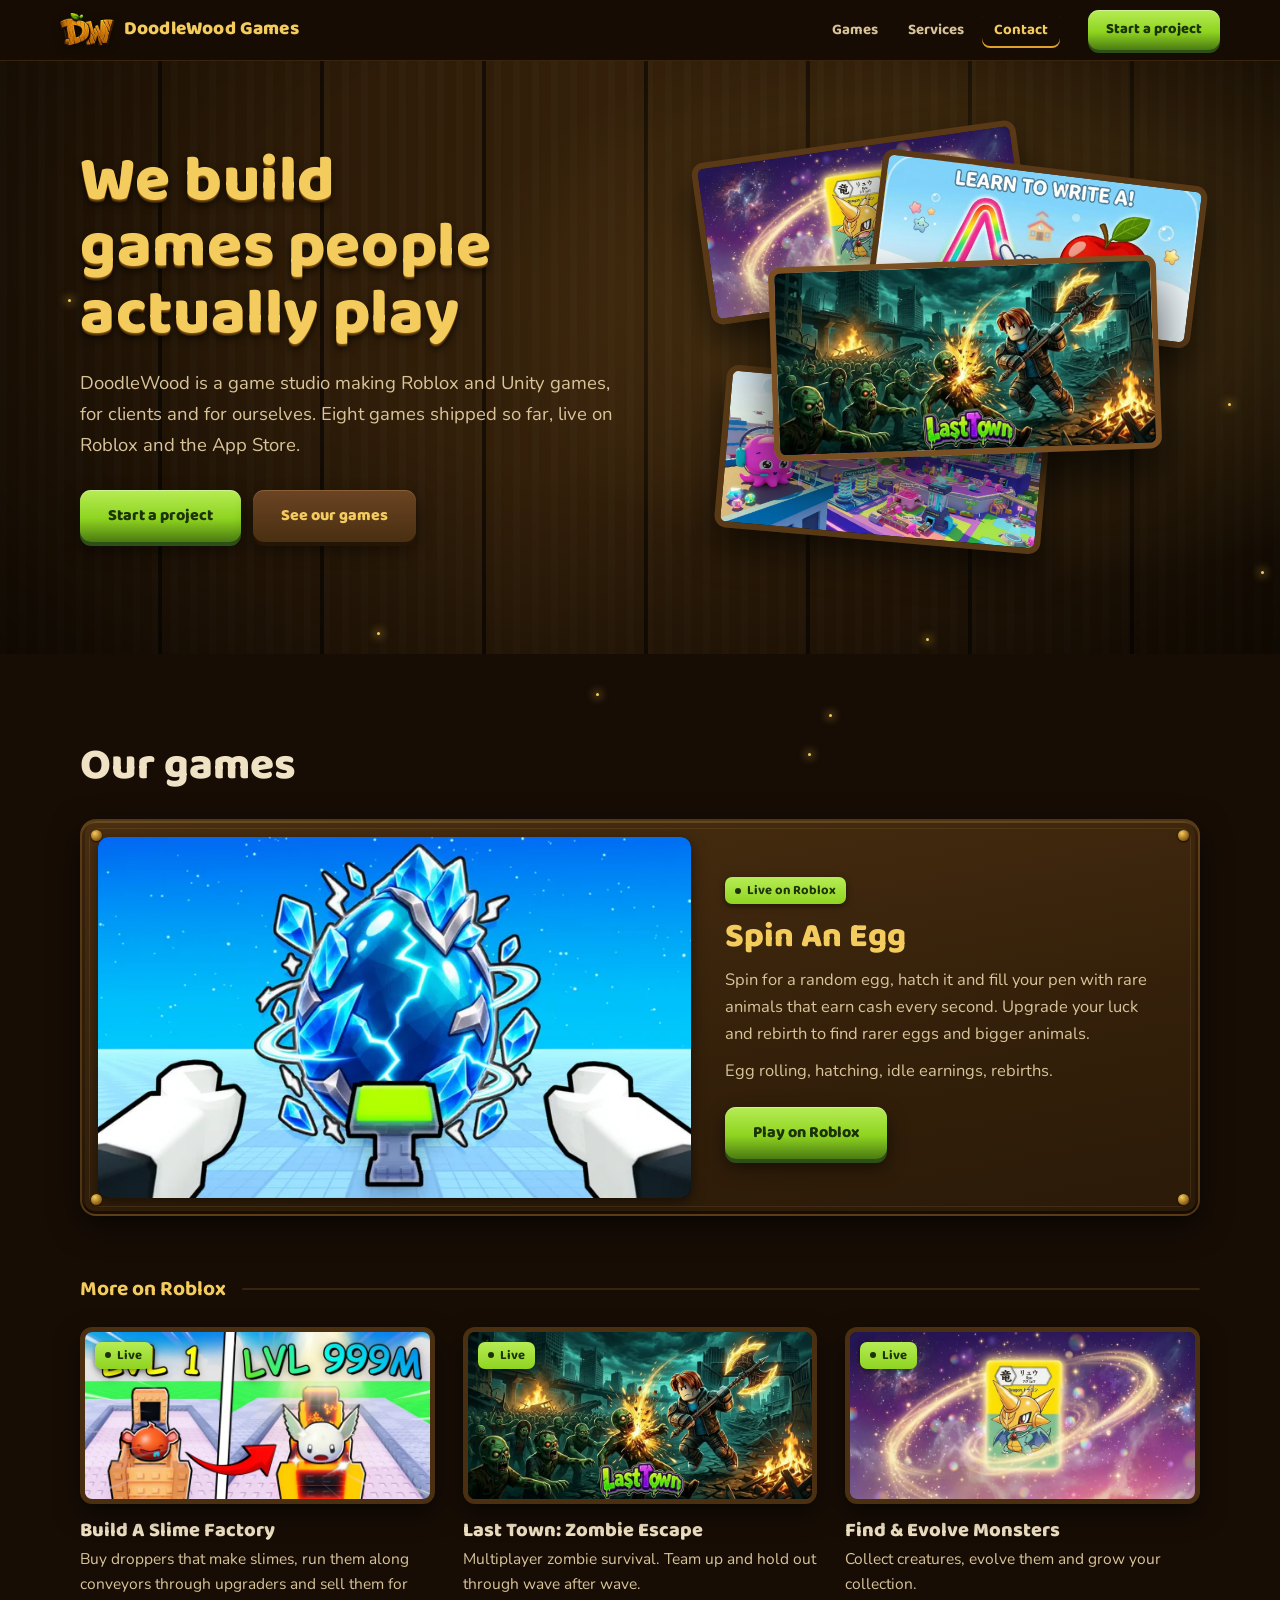
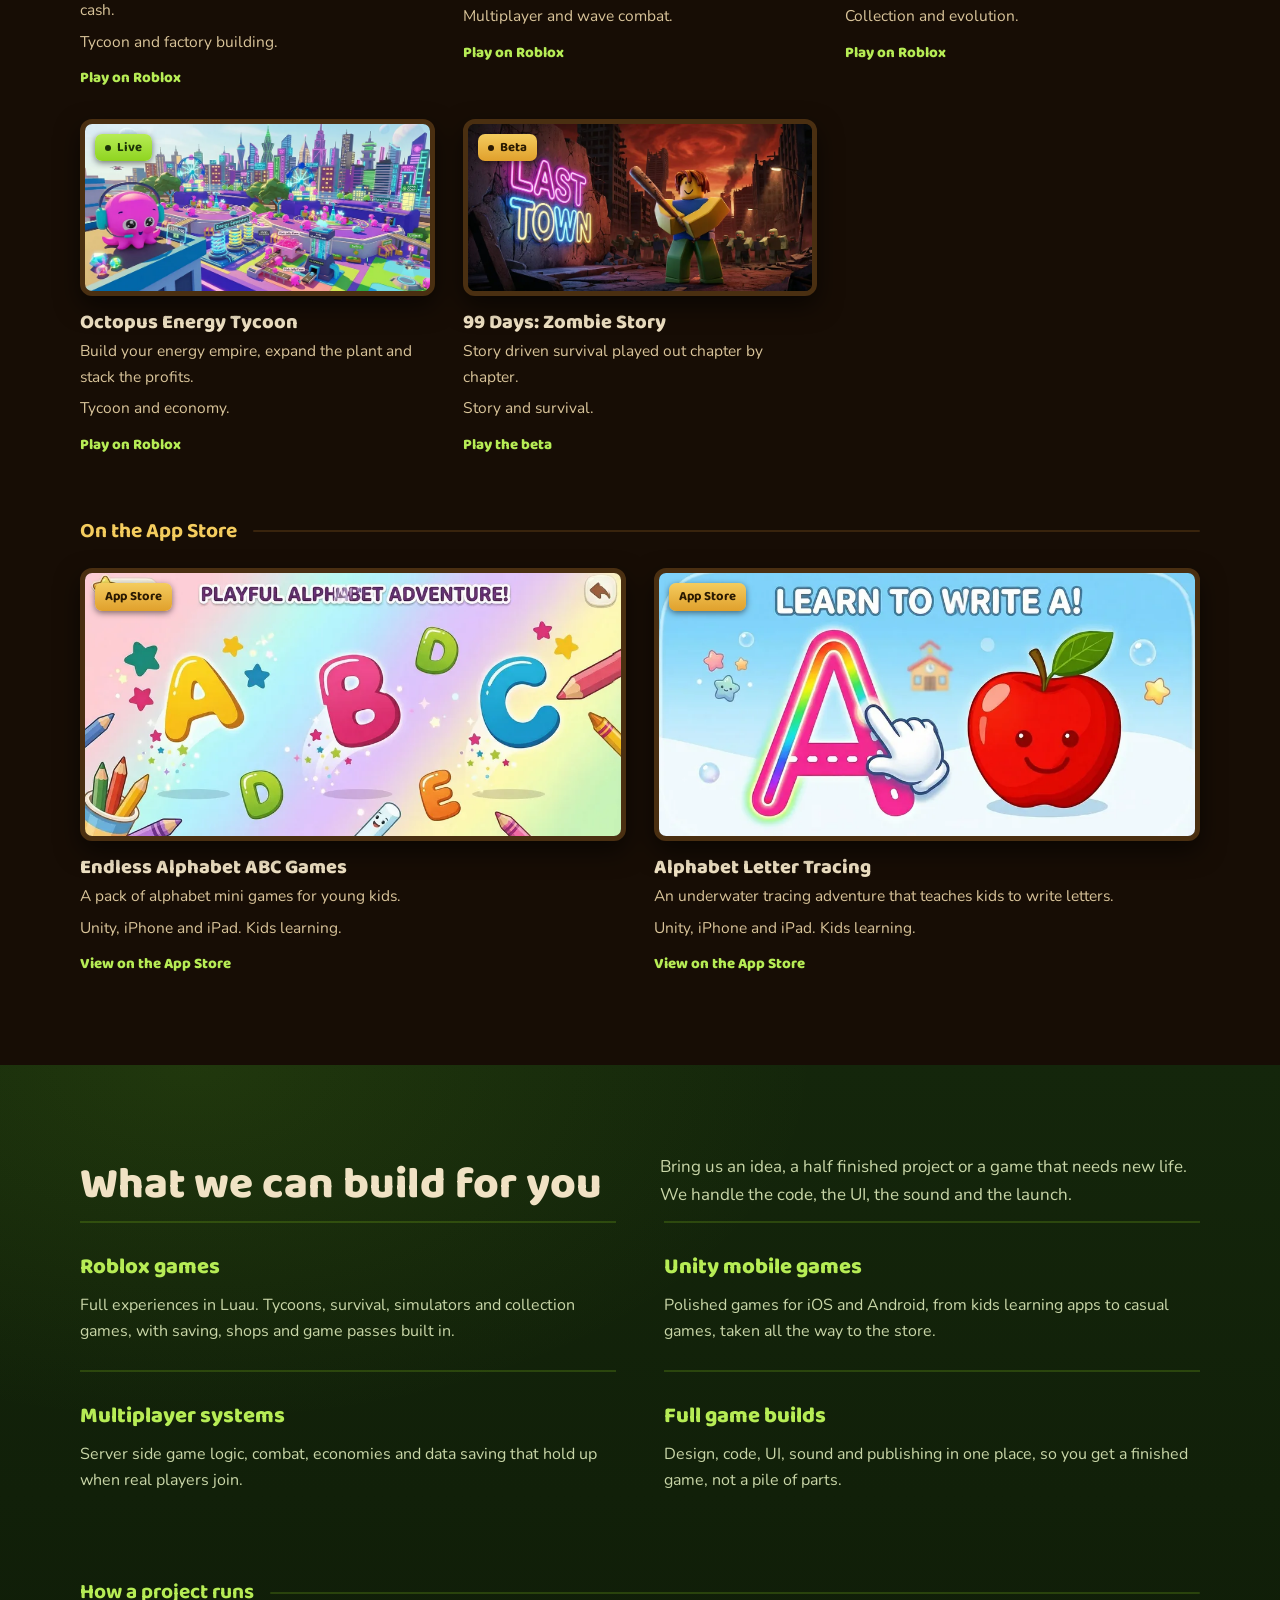
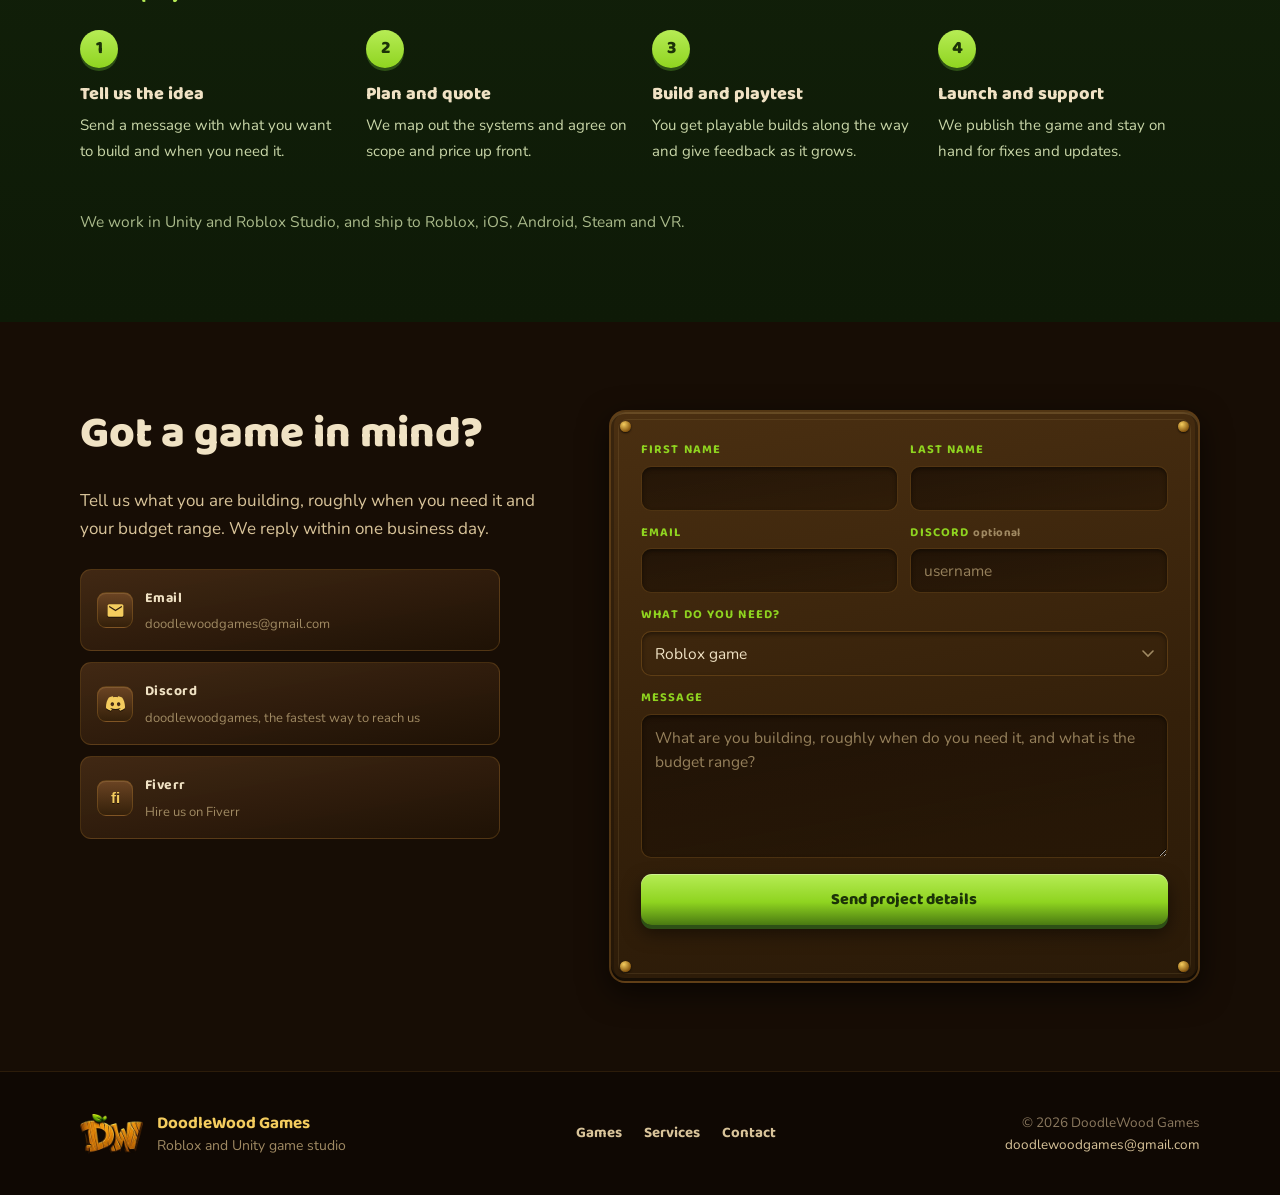
<file: index.html>
<!DOCTYPE html>
<html lang="en">
<head>
<meta charset="UTF-8">
<meta name="viewport" content="width=device-width,initial-scale=1">

<title>DoodleWood Games — Roblox &amp; Unity Game Development Studio</title>
<meta name="description" content="DoodleWood Games is a game development studio building Roblox and Unity titles. We design, build and launch games for clients and for ourselves. See the games and get in touch.">
<link rel="canonical" href="https://doodlewoodgames.com/">
<meta name="theme-color" content="#241505">

<!-- Open Graph -->
<meta property="og:type" content="website">
<meta property="og:site_name" content="DoodleWood Games">
<meta property="og:url" content="https://doodlewoodgames.com/">
<meta property="og:title" content="DoodleWood Games — Roblox &amp; Unity Game Development Studio">
<meta property="og:description" content="We build games people actually play. Roblox and Unity titles, built and shipped end to end.">
<meta property="og:image" content="https://doodlewoodgames.com/img/brand/og-image.jpg?v=3">
<meta property="og:image:width" content="1200">
<meta property="og:image:height" content="630">
<meta property="og:image:alt" content="DoodleWood Games">

<!-- Twitter -->
<meta name="twitter:card" content="summary_large_image">
<meta name="twitter:title" content="DoodleWood Games — Roblox &amp; Unity Game Development Studio">
<meta name="twitter:description" content="We build games people actually play. Roblox and Unity titles, built and shipped end to end.">
<meta name="twitter:image" content="https://doodlewoodgames.com/img/brand/og-image.jpg?v=3">

<!-- Icons -->
<link rel="icon" href="/favicon.ico?v=2" sizes="any">
<link rel="icon" type="image/png" sizes="32x32" href="/img/brand/icon-32.png?v=2">
<link rel="icon" type="image/png" sizes="192x192" href="/img/brand/icon-192.png?v=2">
<link rel="apple-touch-icon" href="/img/brand/icon-180.png?v=2">
<link rel="manifest" href="/site.webmanifest">

<!-- Fonts, self hosted -->
<link rel="preload" href="/img/games/zombie-escape.webp" as="image" type="image/webp">
<link rel="preload" href="/fonts/Baloo2-800.woff2" as="font" type="font/woff2" crossorigin>
<link rel="preload" href="/fonts/Baloo2-700.woff2" as="font" type="font/woff2" crossorigin>
<link rel="preload" href="/fonts/Nunito-400.woff2" as="font" type="font/woff2" crossorigin>

<!-- ?v= busts stale copies. Bump it whenever style.css or main.js changes. -->
<link rel="stylesheet" href="/css/style.css?v=10">

<script type="application/ld+json">
{
  "@context": "https://schema.org",
  "@type": "Organization",
  "name": "DoodleWood Games",
  "url": "https://doodlewoodgames.com/",
  "logo": "https://doodlewoodgames.com/img/brand/logo-master.png",
  "description": "Game development studio building Roblox and Unity titles."
}
</script>
</head>
<body>

<a class="skip" href="#games">Skip to the games</a>

<header class="top">
  <a class="brand" href="#top" aria-label="DoodleWood Games, back to top">
    <picture>
      <source srcset="/img/brand/logo-hero.webp?v=2 1x, /img/brand/logo-hero-2x.webp?v=2 2x" type="image/webp">
      <img src="/img/brand/logo-hero.png?v=2" alt="" width="152" height="96">
    </picture>
    <span>DoodleWood Games</span>
  </a>
  <nav aria-label="Main">
    <a href="#games" class="nb">Games</a>
    <a href="#services" class="nb">Services</a>
    <a href="#contact" class="nb">Contact</a>
  </nav>
  <a href="#contact" class="btn btn-grn btn-sm">Start a project</a>
</header>

<main>

<!-- ── HERO ─────────────────────────────────────────────────────────── -->
<section id="top" class="hero">
  <div class="wrap hero-in">
    <div class="hero-copy">
      <h1 class="hero-h1 carved">We build games people actually play</h1>
      <p class="hero-p">DoodleWood is a game studio making Roblox and Unity games, for clients and for ourselves. Eight games shipped so far, live on Roblox and the App Store.</p>
      <div class="btns">
        <a href="#contact" class="btn btn-grn">Start a project</a>
        <a href="#games" class="btn btn-wd">See our games</a>
      </div>
    </div>
    <div class="pile" aria-hidden="true">
      <img class="p1" src="/img/games/monsters.webp" alt="" width="900" height="445">
      <img class="p2" src="/img/games/letter-tracing.webp" alt="" width="900" height="450">
      <img class="p3" src="/img/games/octopus-tycoon.webp" alt="" width="900" height="445">
      <img class="p4" src="/img/games/zombie-escape.webp" alt="" width="900" height="450" fetchpriority="high">
    </div>
  </div>
</section>

<!-- ── GAMES ────────────────────────────────────────────────────────── -->
<section id="games" class="games">
  <div class="wrap">
    <h2 class="h2">Our games</h2>

    <article class="feature panel">
      <span class="bolt tl"></span><span class="bolt tr"></span><span class="bolt bl"></span><span class="bolt br"></span>
      <a class="feature-shot feature-video" href="https://www.roblox.com/games/125801003249650/Spin-An-Egg" target="_blank" rel="noopener" tabindex="-1" aria-hidden="true">
        <video class="autoplay" muted loop playsinline preload="none" width="1152" height="702"
               poster="/img/games/spin-an-egg.webp">
          <source src="/video/spin-an-egg.mp4" type="video/mp4">
        </video>
      </a>
      <div class="feature-copy">
        <span class="chip chip-live"><span class="dot"></span>Live on Roblox</span>
        <h3>Spin An Egg</h3>
        <p>Spin for a random egg, hatch it and fill your pen with rare animals that earn cash every second. Upgrade your luck and rebirth to find rarer eggs and bigger animals.</p>
        <p class="meta">Egg rolling, hatching, idle earnings, rebirths.</p>
        <a class="btn btn-grn" href="https://www.roblox.com/games/125801003249650/Spin-An-Egg" target="_blank" rel="noopener">Play on Roblox</a>
      </div>
    </article>

    <h3 class="shelf">More on Roblox</h3>
    <div class="row row-3">
      <article class="game">
        <a class="game-shot" href="https://www.roblox.com/games/101208958631209/Build-A-Slime-Factory" target="_blank" rel="noopener" tabindex="-1" aria-hidden="true">
          <picture>
            <source srcset="/img/games/build-a-slime.webp" type="image/webp">
            <img src="/img/games/build-a-slime.jpg" alt="" width="768" height="432" loading="lazy" decoding="async" style="object-position:top">
          </picture>
          <span class="chip chip-live"><span class="dot"></span>Live</span>
        </a>
        <h4>Build A Slime Factory</h4>
        <p>Buy droppers that make slimes, run them along conveyors through upgraders and sell them for cash.</p>
        <p class="meta">Tycoon and factory building.</p>
        <a class="play" href="https://www.roblox.com/games/101208958631209/Build-A-Slime-Factory" target="_blank" rel="noopener">Play on Roblox<span class="sr"> Build A Slime Factory</span></a>
      </article>
      <article class="game">
        <a class="game-shot" href="https://www.roblox.com/games/85958529399721/UPD-LAST-TOWN-Zombie-Escape" target="_blank" rel="noopener" tabindex="-1" aria-hidden="true">
          <picture>
            <source srcset="/img/games/zombie-escape.webp" type="image/webp">
            <img src="/img/games/zombie-escape.jpg" alt="" width="900" height="450" loading="lazy" decoding="async">
          </picture>
          <span class="chip chip-live"><span class="dot"></span>Live</span>
        </a>
        <h4>Last Town: Zombie Escape</h4>
        <p>Multiplayer zombie survival. Team up and hold out through wave after wave.</p>
        <p class="meta">Multiplayer and wave combat.</p>
        <a class="play" href="https://www.roblox.com/games/85958529399721/UPD-LAST-TOWN-Zombie-Escape" target="_blank" rel="noopener">Play on Roblox<span class="sr"> Last Town: Zombie Escape</span></a>
      </article>
      <article class="game">
        <a class="game-shot" href="https://www.roblox.com/games/104146074760099/Find-Evolve-MONSTERS" target="_blank" rel="noopener" tabindex="-1" aria-hidden="true">
          <picture>
            <source srcset="/img/games/monsters.webp" type="image/webp">
            <img src="/img/games/monsters.jpg" alt="" width="900" height="445" loading="lazy" decoding="async">
          </picture>
          <span class="chip chip-live"><span class="dot"></span>Live</span>
        </a>
        <h4>Find &amp; Evolve Monsters</h4>
        <p>Collect creatures, evolve them and grow your collection.</p>
        <p class="meta">Collection and evolution.</p>
        <a class="play" href="https://www.roblox.com/games/104146074760099/Find-Evolve-MONSTERS" target="_blank" rel="noopener">Play on Roblox<span class="sr"> Find &amp; Evolve Monsters</span></a>
      </article>
      <article class="game">
        <a class="game-shot" href="https://www.roblox.com/games/114201343561910/Octopus-Energy-Tycoon" target="_blank" rel="noopener" tabindex="-1" aria-hidden="true">
          <picture>
            <source srcset="/img/games/octopus-tycoon.webp" type="image/webp">
            <img src="/img/games/octopus-tycoon.jpg" alt="" width="900" height="445" loading="lazy" decoding="async">
          </picture>
          <span class="chip chip-live"><span class="dot"></span>Live</span>
        </a>
        <h4>Octopus Energy Tycoon</h4>
        <p>Build your energy empire, expand the plant and stack the profits.</p>
        <p class="meta">Tycoon and economy.</p>
        <a class="play" href="https://www.roblox.com/games/114201343561910/Octopus-Energy-Tycoon" target="_blank" rel="noopener">Play on Roblox<span class="sr"> Octopus Energy Tycoon</span></a>
      </article>
      <article class="game">
        <a class="game-shot" href="https://www.roblox.com/games/77487145790598/99-days-Zombie-beta" target="_blank" rel="noopener" tabindex="-1" aria-hidden="true">
          <picture>
            <source srcset="/img/games/zombie-story.webp" type="image/webp">
            <img src="/img/games/zombie-story.jpg" alt="" width="900" height="445" loading="lazy" decoding="async">
          </picture>
          <span class="chip chip-beta"><span class="dot"></span>Beta</span>
        </a>
        <h4>99 Days: Zombie Story</h4>
        <p>Story driven survival played out chapter by chapter.</p>
        <p class="meta">Story and survival.</p>
        <a class="play" href="https://www.roblox.com/games/77487145790598/99-days-Zombie-beta" target="_blank" rel="noopener">Play the beta<span class="sr"> 99 Days: Zombie Story</span></a>
      </article>
    </div>

    <h3 class="shelf">On the App Store</h3>
    <div class="row row-2">
      <article class="game">
        <a class="game-shot" href="https://apps.apple.com/pk/app/endless-alphabet-abc-games/id6740021718" target="_blank" rel="noopener" tabindex="-1" aria-hidden="true">
          <picture>
            <source srcset="/img/games/abc-games.webp" type="image/webp">
            <img src="/img/games/abc-games.jpg" alt="" width="900" height="450" loading="lazy" decoding="async">
          </picture>
          <span class="chip chip-store">App Store</span>
        </a>
        <h4>Endless Alphabet ABC Games</h4>
        <p>A pack of alphabet mini games for young kids.</p>
        <p class="meta">Unity, iPhone and iPad. Kids learning.</p>
        <a class="play" href="https://apps.apple.com/pk/app/endless-alphabet-abc-games/id6740021718" target="_blank" rel="noopener">View on the App Store<span class="sr"> Endless Alphabet ABC Games</span></a>
      </article>
      <article class="game">
        <a class="game-shot" href="https://apps.apple.com/pk/app/alphabet-letter-tracing/id6748381550" target="_blank" rel="noopener" tabindex="-1" aria-hidden="true">
          <picture>
            <source srcset="/img/games/letter-tracing.webp" type="image/webp">
            <img src="/img/games/letter-tracing.jpg" alt="" width="900" height="450" loading="lazy" decoding="async">
          </picture>
          <span class="chip chip-store">App Store</span>
        </a>
        <h4>Alphabet Letter Tracing</h4>
        <p>An underwater tracing adventure that teaches kids to write letters.</p>
        <p class="meta">Unity, iPhone and iPad. Kids learning.</p>
        <a class="play" href="https://apps.apple.com/pk/app/alphabet-letter-tracing/id6748381550" target="_blank" rel="noopener">View on the App Store<span class="sr"> Alphabet Letter Tracing</span></a>
      </article>
    </div>
  </div>
</section>

<!-- ── SERVICES ─────────────────────────────────────────────────────── -->
<section id="services" class="services">
  <div class="wrap">
    <div class="svc-head">
      <h2 class="h2">What we can build for you</h2>
      <p>Bring us an idea, a half finished project or a game that needs new life. We handle the code, the UI, the sound and the launch.</p>
    </div>
    <ul class="svc-list">
      <li><h3>Roblox games</h3><p>Full experiences in Luau. Tycoons, survival, simulators and collection games, with saving, shops and game passes built in.</p></li>
      <li><h3>Unity mobile games</h3><p>Polished games for iOS and Android, from kids learning apps to casual games, taken all the way to the store.</p></li>
      <li><h3>Multiplayer systems</h3><p>Server side game logic, combat, economies and data saving that hold up when real players join.</p></li>
      <li><h3>Full game builds</h3><p>Design, code, UI, sound and publishing in one place, so you get a finished game, not a pile of parts.</p></li>
    </ul>

    <h3 class="shelf">How a project runs</h3>
    <ol class="steps">
      <li><b>Tell us the idea</b><span>Send a message with what you want to build and when you need it.</span></li>
      <li><b>Plan and quote</b><span>We map out the systems and agree on scope and price up front.</span></li>
      <li><b>Build and playtest</b><span>You get playable builds along the way and give feedback as it grows.</span></li>
      <li><b>Launch and support</b><span>We publish the game and stay on hand for fixes and updates.</span></li>
    </ol>
    <p class="tools">We work in Unity and Roblox Studio, and ship to Roblox, iOS, Android, Steam and VR.</p>
  </div>
</section>

<!-- ── CONTACT ──────────────────────────────────────────────────────── -->
<section id="contact" class="contact">
  <div class="wrap contact-in">
    <div class="contact-copy">
      <h2 class="h2">Got a game in mind?</h2>
      <p>Tell us what you are building, roughly when you need it and your budget range. We reply within one business day.</p>
      <div class="links">
        <a class="lnk" href="mailto:doodlewoodgames@gmail.com">
          <span class="lnk-ic" aria-hidden="true"><svg viewBox="0 0 24 24"><path d="M20 4H4c-1.1 0-1.99.9-1.99 2L2 18c0 1.1.9 2 2 2h16c1.1 0 2-.9 2-2V6c0-1.1-.9-2-2-2zm0 4-8 5-8-5V6l8 5 8-5z"/></svg></span>
          <span><span class="lnk-t">Email</span><br><span class="lnk-v pick">doodlewoodgames@gmail.com</span></span></a>
        <a class="lnk" href="https://discord.com/users/doodlewoodgames" target="_blank" rel="noopener">
          <span class="lnk-ic" aria-hidden="true"><svg viewBox="0 0 24 24"><path d="M20.317 4.3698a19.7913 19.7913 0 0 0-4.8851-1.5152.0741.0741 0 0 0-.0785.0371c-.211.3753-.4447.8648-.6083 1.2495-1.8447-.2762-3.68-.2762-5.4868 0-.1636-.3933-.4058-.8742-.6177-1.2495a.077.077 0 0 0-.0785-.037 19.7363 19.7363 0 0 0-4.8852 1.515.0699.0699 0 0 0-.0321.0277C.5334 9.0458-.319 13.5799.0992 18.0578a.0824.0824 0 0 0 .0312.0561c2.0528 1.5076 4.0413 2.4228 5.9929 3.0294a.0777.0777 0 0 0 .0842-.0276c.4616-.6304.8731-1.2952 1.226-1.9942a.076.076 0 0 0-.0416-.1057c-.6528-.2476-1.2743-.5495-1.8722-.8923a.077.077 0 0 1-.0076-.1277c.1258-.0943.2517-.1923.3718-.2914a.0743.0743 0 0 1 .0776-.0105c3.9278 1.7933 8.18 1.7933 12.0614 0a.0739.0739 0 0 1 .0785.0095c.1202.099.246.1981.3728.2924a.077.077 0 0 1-.0066.1276 12.2986 12.2986 0 0 1-1.873.8914.0766.0766 0 0 0-.0407.1067c.3604.698.7719 1.3628 1.225 1.9932a.076.076 0 0 0 .0842.0286c1.961-.6067 3.9495-1.5219 6.0023-3.0294a.077.077 0 0 0 .0313-.0552c.5004-5.177-.8382-9.6739-3.5485-13.6604a.061.061 0 0 0-.0312-.0286zM8.02 15.3312c-1.1825 0-2.1569-1.0857-2.1569-2.419 0-1.3332.9555-2.4189 2.157-2.4189 1.2108 0 2.1757 1.0952 2.1568 2.419 0 1.3332-.9555 2.4189-2.1569 2.4189zm7.9748 0c-1.1825 0-2.1569-1.0857-2.1569-2.419 0-1.3332.9554-2.4189 2.1569-2.4189 1.2108 0 2.1757 1.0952 2.1568 2.419 0 1.3332-.946 2.4189-2.1568 2.4189z"/></svg></span>
          <span><span class="lnk-t">Discord</span><br><span class="lnk-v">doodlewoodgames, the fastest way to reach us</span></span></a>
        <a class="lnk" href="https://www.fiverr.com/ahsanhunain338" target="_blank" rel="noopener">
          <span class="lnk-ic" aria-hidden="true"><svg viewBox="0 0 24 24"><text x="12" y="18.5" text-anchor="middle" font-family="Arial, sans-serif" font-weight="700" font-size="19">fi</text></svg></span>
          <span><span class="lnk-t">Fiverr</span><br><span class="lnk-v">Hire us on Fiverr</span></span></a>
      </div>
    </div>
    <div class="panel pad form-panel">
      <span class="bolt tl"></span><span class="bolt tr"></span><span class="bolt bl"></span><span class="bolt br"></span>
    <form id="contactForm" class="cform" novalidate>
      <!-- Web3Forms public access key; safe to expose, it only routes mail. -->
      <input type="hidden" name="access_key" value="1fe3288f-6703-4858-a248-f72d30bc96b4">
      <input type="hidden" name="subject" value="New enquiry from doodlewoodgames.com">
      <input type="hidden" name="from_name" value="DoodleWood Games site">
      <!-- honeypot, real people never fill this in -->
      <input type="checkbox" name="botcheck" class="hp" tabindex="-1" autocomplete="off">

      <div class="frow">
        <div class="fld">
          <label for="fname">First name</label>
          <input id="fname" name="first_name" type="text" autocomplete="given-name" required>
        </div>
        <div class="fld">
          <label for="lname">Last name</label>
          <input id="lname" name="last_name" type="text" autocomplete="family-name">
        </div>
      </div>
      <div class="frow">
        <div class="fld">
          <label for="femail">Email</label>
          <input id="femail" name="email" type="email" autocomplete="email" required>
        </div>
        <div class="fld">
          <label for="fdiscord">Discord <span class="opt">optional</span></label>
          <input id="fdiscord" name="discord" type="text" placeholder="username">
        </div>
      </div>
      <div class="fld">
        <label for="fsubject">What do you need?</label>
        <select id="fsubject" name="project_type">
          <option>Roblox game</option>
          <option>Unity mobile game</option>
          <option>Multiplayer systems</option>
          <option>Full game build</option>
          <option>Something else</option>
        </select>
      </div>
      <div class="fld">
        <label for="fmsg">Message</label>
        <textarea id="fmsg" name="message" rows="5" required
          placeholder="What are you building, roughly when do you need it, and what is the budget range?"></textarea>
      </div>

      <button type="submit" class="btn btn-grn fsend">Send project details</button>
      <p class="fnote" id="formNote" role="status" aria-live="polite"></p>
    </form>
    </div>
  </div>
</section>

</main>

<footer class="foot">
  <div class="wrap foot-in">
    <div class="foot-brand">
      <img src="/img/brand/logo-hero.webp?v=2" alt="" width="152" height="96" loading="lazy">
      <p><b>DoodleWood Games</b><br>Roblox and Unity game studio</p>
    </div>
    <nav class="foot-nav" aria-label="Footer">
      <a href="#games">Games</a><a href="#services">Services</a><a href="#contact">Contact</a>
    </nav>
    <p class="foot-c">&copy; 2026 DoodleWood Games<br><a href="mailto:doodlewoodgames@gmail.com">doodlewoodgames@gmail.com</a></p>
  </div>
</footer>

<script src="/js/main.js?v=9" defer></script>
</body>
</html>
</file>
<file: css/style.css>
/* ==========================================================================
   DoodleWood Games — doodlewoodgames.com
   ========================================================================== */

/* ── SELF HOSTED FONTS ─────────────────────────────────────────────────── */
@font-face{font-family:'Baloo 2';font-style:normal;font-weight:700;font-display:swap;
  src:url('../fonts/Baloo2-700.woff2') format('woff2');
  unicode-range:U+0000-00FF,U+0131,U+0152-0153,U+02BB-02BC,U+02C6,U+02DA,U+02DC,U+2000-206F,U+2074,U+20AC,U+2122,U+2191,U+2193,U+2212,U+2215,U+FEFF,U+FFFD}
@font-face{font-family:'Baloo 2';font-style:normal;font-weight:800;font-display:swap;
  src:url('../fonts/Baloo2-800.woff2') format('woff2');
  unicode-range:U+0000-00FF,U+0131,U+0152-0153,U+02BB-02BC,U+02C6,U+02DA,U+02DC,U+2000-206F,U+2074,U+20AC,U+2122,U+2191,U+2193,U+2212,U+2215,U+FEFF,U+FFFD}
@font-face{font-family:'Nunito';font-style:normal;font-weight:400;font-display:swap;
  src:url('../fonts/Nunito-400.woff2') format('woff2');
  unicode-range:U+0000-00FF,U+0131,U+0152-0153,U+02BB-02BC,U+02C6,U+02DA,U+02DC,U+2000-206F,U+2074,U+20AC,U+2122,U+2191,U+2193,U+2212,U+2215,U+FEFF,U+FFFD}
@font-face{font-family:'Nunito';font-style:normal;font-weight:700;font-display:swap;
  src:url('../fonts/Nunito-700.woff2') format('woff2');
  unicode-range:U+0000-00FF,U+0131,U+0152-0153,U+02BB-02BC,U+02C6,U+02DA,U+02DC,U+2000-206F,U+2074,U+20AC,U+2122,U+2191,U+2193,U+2212,U+2215,U+FEFF,U+FFFD}

/* ── TOKENS ────────────────────────────────────────────────────────────── */
:root{
  --wood-0:#170d05; --wood-1:#241505; --wood-2:#34200a; --wood-3:#4a2f11;
  --wood-4:#6b4423; --seam:rgba(0,0,0,.55);
  --gold:#e0a02c; --gold-lt:#f4cc5e; --gold-dk:#8a5a12;
  --leaf:#8fd420; --leaf-dk:#4a7a12; --leaf-lt:#b6ec55;
  --cream:#f0e2c4; --text:#d9c49a; --dim:#a08a63;
  --display:'Baloo 2','Trebuchet MS',cursive;
  --body:'Nunito','Segoe UI',sans-serif;
}
*{margin:0;padding:0;box-sizing:border-box}
html{scroll-behavior:smooth}
body{font-family:var(--body);color:var(--text);background:var(--wood-0);
  overflow-x:hidden;line-height:1.65;-webkit-font-smoothing:antialiased;
  cursor:default;-webkit-user-select:none;user-select:none}
a{cursor:pointer}
/* Content stays selectable so visitors can copy a game name, a handle or
   the email address. Only decorative chrome stays locked. */
.game h4,.game p,.feature h3,.feature p,.svc-list p,.steps span,.contact-copy p,.lnk-v,.hero-h1,.hero-p,
.pick{-webkit-user-select:text;user-select:text}
.pick{cursor:text}
img{max-width:100%;display:block}
:focus-visible{outline:2px solid var(--gold-lt);outline-offset:3px;border-radius:4px}
.skip{position:absolute;left:-9999px;top:0;z-index:999;padding:12px 20px;
  background:var(--gold);color:var(--wood-1);font-family:var(--display);font-weight:800;border-radius:0 0 10px 0}
.skip:focus{left:0}

/* ── FIREFLIES ─────────────────────────────────────────────────────────── */
.fly{position:fixed;width:3px;height:3px;border-radius:50%;background:var(--gold-lt);
  box-shadow:0 0 8px 2px rgba(240,192,74,.5);z-index:1;pointer-events:none}
@keyframes drift{0%{transform:translate(0,0);opacity:0}
  25%{opacity:.9}50%{transform:translate(40px,-60px);opacity:.5}
  75%{opacity:.8}100%{transform:translate(-20px,-120px);opacity:0}}

/* ── CARVED TYPE ───────────────────────────────────────────────────────── */
.carved{font-family:var(--display);font-weight:800;color:var(--gold-lt);
  text-shadow:0 1px 0 var(--gold-dk),0 2px 0 #5e3c0c,0 3px 0 #3d2708,0 5px 8px rgba(0,0,0,.7);
  letter-spacing:.01em}

/* ── WOOD PANEL ────────────────────────────────────────────────────────── */
.panel{position:relative;border-radius:16px;
  background:linear-gradient(170deg,var(--wood-3),var(--wood-2) 60%,#2a1a08);
  box-shadow:
    inset 0 2px 0 rgba(255,214,140,.16),
    inset 0 -3px 0 rgba(0,0,0,.5),
    inset 3px 0 0 rgba(0,0,0,.22),
    inset -3px 0 0 rgba(0,0,0,.22),
    0 10px 30px rgba(0,0,0,.6);
  border:2px solid rgba(120,80,30,.5)}
.panel::after{content:'';position:absolute;inset:7px;border-radius:10px;
  border:1px solid rgba(255,214,140,.09);pointer-events:none}
.bolt{position:absolute;width:11px;height:11px;border-radius:50%;
  background:radial-gradient(circle at 35% 30%,var(--gold-lt),var(--gold-dk) 70%,#3d2708);
  box-shadow:0 1px 2px rgba(0,0,0,.7)}
.bolt.tl{top:9px;left:9px}.bolt.tr{top:9px;right:9px}
.bolt.bl{bottom:9px;left:9px}.bolt.br{bottom:9px;right:9px}

/* ── HEADER ────────────────────────────────────────────────────────────── */
.top{position:sticky;top:0;z-index:100;display:flex;align-items:center;gap:28px;
  padding:10px max(20px,calc((100vw - 1160px)/2));
  background:rgba(23,13,5,.88);backdrop-filter:blur(10px);
  border-bottom:1px solid rgba(160,110,40,.25)}
.brand{display:flex;align-items:center;gap:10px;text-decoration:none;margin-right:auto}
.brand img{height:34px;width:auto;filter:drop-shadow(0 2px 4px rgba(0,0,0,.5))}
.brand span{font-family:var(--display);font-weight:800;font-size:19px;color:var(--gold-lt);letter-spacing:.01em}
.top nav{display:flex;gap:6px}
.nb{font-family:var(--display);font-weight:700;font-size:15px;color:var(--text);text-decoration:none;
  padding:6px 12px;border-radius:8px;transition:color .2s,background .2s}
.nb:hover{color:var(--gold-lt);background:rgba(240,192,74,.08)}
.nb.on{color:var(--gold-lt);box-shadow:inset 0 -2px 0 var(--gold)}
.brand span,.top .btn{white-space:nowrap}
@media(max-width:720px){.top nav{display:none}.top{gap:12px}.brand span{font-size:17px}}
@media(max-width:380px){.brand span{display:none}}

/* ── LAYOUT ────────────────────────────────────────────────────────────── */
.wrap{position:relative;z-index:10;max-width:1160px;margin:0 auto;padding:0 20px}
main section{padding:88px 0;scroll-margin-top:56px}
@media(max-width:640px){main section{padding:60px 0}}
.h2{font-family:var(--display);font-weight:800;font-size:clamp(30px,4.2vw,44px);line-height:1.1;
  color:var(--cream);margin-bottom:28px}
.shelf{font-family:var(--display);font-weight:700;font-size:21px;color:var(--gold-lt);
  display:flex;align-items:center;gap:16px;margin:56px 0 20px}
.shelf::after{content:'';flex:1;height:2px;border-radius:2px;background:rgba(160,110,40,.25)}
.meta{font-size:14px;color:var(--dim)}
.sr{position:absolute;width:1px;height:1px;overflow:hidden;clip:rect(0 0 0 0);white-space:nowrap}

/* ── HERO ──────────────────────────────────────────────────────────────── */
.hero{position:relative;overflow:hidden;
  background:
    radial-gradient(ellipse 60% 70% at 78% 40%,rgba(240,192,74,.16),transparent 70%),
    radial-gradient(ellipse at 50% 30%,transparent 40%,rgba(0,0,0,.6) 100%),
    repeating-linear-gradient(90deg,transparent 0 158px,var(--seam) 158px 162px),
    repeating-linear-gradient(90deg,rgba(255,255,255,.014) 0 7px,transparent 7px 19px),
    linear-gradient(100deg,var(--wood-1),var(--wood-2) 45%,var(--wood-1))}
main .hero{padding:72px 0 96px}
.hero-in{display:grid;grid-template-columns:1.1fr 1fr;gap:48px;align-items:center}
.hero-h1{font-size:clamp(40px,5.2vw,64px);line-height:1.04;margin-bottom:20px;text-wrap:balance}
.hero-p{font-size:18.5px;color:var(--text);max-width:30em;margin-bottom:30px}
.btns{display:flex;gap:12px;flex-wrap:wrap}
@media(max-width:900px){
  .hero-in{grid-template-columns:1fr;gap:36px}
  main .hero{padding:48px 0 64px}
}

/* The pile of game art is the one loud thing on the page. */
.pile{position:relative;aspect-ratio:1.2;max-width:620px;width:100%;justify-self:center}
.pile img{position:absolute;width:64%;height:auto;aspect-ratio:2/1;object-fit:cover;
  border:6px solid #5a3a16;border-radius:12px;
  box-shadow:inset 0 0 0 1px rgba(0,0,0,.4),0 18px 36px rgba(0,0,0,.6);
  animation:drop .7s cubic-bezier(.2,.9,.3,1.2) backwards}
.pile .p1{top:2%;left:2%;--r:-8deg;transform:rotate(var(--r));animation-delay:.05s}
.pile .p2{top:8%;right:0;--r:7deg;transform:rotate(var(--r));animation-delay:.18s}
.pile .p3{bottom:4%;left:6%;--r:5deg;transform:rotate(var(--r));animation-delay:.31s}
.pile .p4{top:30%;left:16%;width:76%;--r:-2deg;transform:rotate(var(--r));animation-delay:.44s;
  border-color:#7a5022;box-shadow:inset 0 0 0 1px rgba(0,0,0,.4),0 26px 50px rgba(0,0,0,.7)}
@keyframes drop{from{opacity:0;transform:translateY(-40px) rotate(calc(var(--r) * 2.5))}}

/* ── WOOD BUTTONS ──────────────────────────────────────────────────────── */
.btn{font-family:var(--display);font-weight:800;font-size:16px;text-decoration:none;
  padding:13px 28px;border-radius:11px;transition:transform .16s,box-shadow .16s;display:inline-block}
.btn-sm{font-size:14.5px;padding:8px 18px}
.btn-grn{color:#1c3308;background:linear-gradient(180deg,var(--leaf-lt),var(--leaf) 55%,var(--leaf-dk));
  box-shadow:0 4px 0 #2d5016,0 8px 18px rgba(0,0,0,.5),inset 0 1px 0 rgba(255,255,255,.35)}
.btn-grn:hover{transform:translateY(-2px);
  box-shadow:0 6px 0 #2d5016,0 12px 24px rgba(0,0,0,.55),inset 0 1px 0 rgba(255,255,255,.35)}
.btn-sm.btn-grn{box-shadow:0 3px 0 #2d5016,inset 0 1px 0 rgba(255,255,255,.35)}
.btn-wd{color:var(--gold-lt);background:linear-gradient(180deg,var(--wood-4),var(--wood-3));
  box-shadow:0 4px 0 #241505,0 8px 18px rgba(0,0,0,.45),inset 0 1px 0 rgba(255,214,140,.2)}
.btn-wd:hover{transform:translateY(-2px)}

/* ── GAMES ─────────────────────────────────────────────────────────────── */
.games{background:var(--wood-0)}
.feature{display:grid;grid-template-columns:1.35fr 1fr;gap:34px;align-items:center;padding:16px 34px 16px 16px}
.feature-shot{display:block;border-radius:10px;overflow:hidden;aspect-ratio:2/1;
  box-shadow:inset 0 0 0 2px rgba(0,0,0,.55),0 4px 14px rgba(0,0,0,.5)}
.feature-shot img{width:100%;height:100%;object-fit:cover}
.feature-video{aspect-ratio:1152/702;background:#0d0803}
.feature-video video{display:block;width:100%;height:100%;object-fit:cover}
.feature-copy .chip{position:static;display:inline-flex;margin-bottom:14px}
.feature h3{font-family:var(--display);font-weight:800;font-size:clamp(26px,3vw,34px);line-height:1.1;
  color:var(--gold-lt);margin-bottom:10px}
.feature p{font-size:16.5px;color:var(--text);margin-bottom:10px}
.feature .meta{margin-bottom:22px}
@media(max-width:820px){.feature{grid-template-columns:1fr;padding:14px 14px 26px}.feature-copy{padding:0 12px}}

.row{display:grid;gap:28px}
.row-3{grid-template-columns:repeat(3,1fr)}
.row-2{grid-template-columns:repeat(2,1fr)}
@media(max-width:900px){.row-3{grid-template-columns:1fr 1fr}}
@media(max-width:600px){.row-3,.row-2{grid-template-columns:1fr}}
.game-shot{position:relative;display:block;aspect-ratio:2/1;border-radius:12px;overflow:hidden;margin-bottom:14px;
  border:5px solid var(--wood-3);box-shadow:0 10px 24px rgba(0,0,0,.55)}
.game-shot img{width:100%;height:100%;object-fit:cover;transition:transform .4s}
.game:hover .game-shot img{transform:scale(1.05)}
.game h4{font-family:var(--display);font-weight:800;font-size:20px;color:var(--cream);line-height:1.2;margin-bottom:4px}
.game p{font-size:15.5px;color:var(--text);margin-bottom:6px}
.game .meta{margin-bottom:10px}
.chip{position:absolute;z-index:2;top:10px;left:10px;font-family:var(--display);font-weight:700;font-size:13px;
  padding:3px 10px;border-radius:7px;box-shadow:0 2px 6px rgba(0,0,0,.5);display:flex;align-items:center;gap:6px}
.chip-live{color:#1c3308;background:linear-gradient(180deg,var(--leaf-lt),var(--leaf))}
.chip-beta,.chip-store{color:#2a1a02;background:linear-gradient(180deg,var(--gold-lt),var(--gold))}
.dot{width:6px;height:6px;border-radius:50%;background:currentColor;animation:pulse 1.6s ease-in-out infinite}
@keyframes pulse{0%,100%{opacity:1}50%{opacity:.35}}
/* min-height meets WCAG 2.2 target size (2.5.8) */
.play{font-family:var(--display);font-weight:800;font-size:15px;color:var(--leaf-lt);text-decoration:none;
  display:inline-flex;align-items:center;min-height:28px;padding:2px 4px;margin:-2px -4px;border-radius:7px}
.play:hover{color:#d4f78a;text-decoration:underline;text-underline-offset:3px}

/* ── SERVICES ──────────────────────────────────────────────────────────── */
.services{background:
  radial-gradient(ellipse 70% 60% at 15% 0%,rgba(143,212,32,.10),transparent 70%),
  linear-gradient(180deg,#14260b,#0e1a07)}
.svc-head{display:grid;grid-template-columns:1fr 1fr;gap:40px;align-items:end;margin-bottom:12px}
.svc-head .h2{margin-bottom:0}
.svc-head p{font-size:17px;color:#c9d6a8;max-width:32em}
.svc-list{list-style:none;display:grid;grid-template-columns:1fr 1fr;column-gap:48px}
.svc-list li{padding:26px 0;border-top:2px solid rgba(143,212,32,.2)}
.svc-list h3{font-family:var(--display);font-weight:800;font-size:22px;color:var(--leaf-lt);margin-bottom:6px}
.svc-list p{font-size:16px;color:#c9d6a8}
.services .shelf{color:var(--leaf-lt)}
.services .shelf::after{background:rgba(143,212,32,.2)}
.steps{list-style:none;counter-reset:st;display:grid;grid-template-columns:repeat(4,1fr);gap:24px}
.steps li{counter-increment:st}
.steps li::before{content:counter(st);display:flex;align-items:center;justify-content:center;
  width:38px;height:38px;border-radius:50%;margin-bottom:12px;
  font-family:var(--display);font-weight:800;font-size:18px;color:#1c3308;
  background:linear-gradient(180deg,var(--leaf-lt),var(--leaf));box-shadow:0 3px 0 #2d5016}
.steps b{display:block;font-family:var(--display);font-weight:800;font-size:18px;color:var(--cream);margin-bottom:2px}
.steps span{font-size:15px;color:#c9d6a8}
.tools{margin-top:44px;font-size:15.5px;color:#a9b98a}
@media(max-width:820px){
  .svc-head,.svc-list{grid-template-columns:1fr}
  .svc-head{gap:14px}
  .steps{grid-template-columns:1fr 1fr}
}
@media(max-width:520px){.steps{grid-template-columns:1fr}}

/* ── CONTACT ───────────────────────────────────────────────────────────── */
.contact{background:var(--wood-0)}
.contact-in{display:grid;grid-template-columns:1fr 1.25fr;gap:56px;align-items:start}
.contact-copy p{font-size:17px;color:var(--text);max-width:28em;margin-bottom:26px}
.pad{padding:28px 30px}
.form-panel .cform{margin-top:0}
@media(max-width:900px){.contact-in{grid-template-columns:1fr;gap:32px}}

/* ── CONTACT FORM ──────────────────────────────────────────────────────── */
.cform{margin-top:18px}
.hp{position:absolute;left:-9999px;opacity:0;pointer-events:none}
.frow{display:grid;grid-template-columns:1fr 1fr;gap:12px}
@media(max-width:560px){.frow{grid-template-columns:1fr}}
.fld{display:flex;flex-direction:column;margin-bottom:12px}
.fld label{font-family:var(--display);font-weight:700;font-size:12.5px;letter-spacing:.09em;
  text-transform:uppercase;color:var(--leaf);margin-bottom:5px}
.fld .opt{color:var(--dim);font-weight:700;text-transform:none;letter-spacing:.02em;font-size:11.5px}
.fld input,.fld select,.fld textarea{
  font-family:var(--body);font-size:15.5px;color:var(--cream);
  background:linear-gradient(170deg,rgba(23,13,5,.72),rgba(36,21,5,.6));
  border:1px solid rgba(160,110,40,.34);border-radius:10px;
  padding:11px 13px;width:100%;
  box-shadow:inset 0 2px 4px rgba(0,0,0,.45);
  transition:border-color .18s,box-shadow .18s;
  -webkit-user-select:text;user-select:text;cursor:text}
.fld textarea{resize:vertical;min-height:112px;line-height:1.55}
.fld select{cursor:pointer;appearance:none;
  background-image:url("data:image/svg+xml,%3Csvg xmlns='http://www.w3.org/2000/svg' viewBox='0 0 12 8'%3E%3Cpath d='M1 1l5 5 5-5' fill='none' stroke='%23a08a63' stroke-width='1.6' stroke-linecap='round'/%3E%3C/svg%3E");
  background-repeat:no-repeat;background-position:right 13px center;background-size:12px;padding-right:34px}
.fld input::placeholder,.fld textarea::placeholder{color:rgba(160,138,99,.92)}
.fld input:focus,.fld select:focus,.fld textarea:focus{
  outline:none;border-color:var(--gold);
  box-shadow:inset 0 2px 4px rgba(0,0,0,.45),0 0 0 3px rgba(224,160,44,.16)}
.fld input:user-invalid,.fld textarea:user-invalid{border-color:#b5522a}
.fsend{width:100%;margin-top:4px;border:0;font-family:var(--display);cursor:pointer}
.fsend[disabled]{opacity:.6;cursor:progress}
.fnote{font-size:14.5px;margin:11px 0 0;min-height:1.2em;text-align:center}
.fnote.ok{color:var(--leaf-lt)}
.fnote.bad{color:#e08a6a}
.or{display:flex;align-items:center;gap:12px;margin:24px 0 14px}
.or::before,.or::after{content:'';flex:1;height:1px;background:rgba(160,110,40,.22)}
.or span{font-family:var(--display);font-weight:700;font-size:11.5px;letter-spacing:.14em;
  text-transform:uppercase;color:var(--dim)}

/* ── CONTACT LINKS ───────────────────────────────────────────────────────────── */
.links{display:grid;gap:11px;max-width:420px}
.lnk{display:flex;align-items:center;gap:12px;padding:14px 16px;border-radius:11px;text-decoration:none;
  background:linear-gradient(170deg,rgba(107,68,35,.5),rgba(36,21,5,.6));
  border:1px solid rgba(160,110,40,.3);transition:.2s}
.lnk:hover{border-color:var(--gold);transform:translateX(4px);
  background:linear-gradient(170deg,rgba(107,68,35,.8),rgba(52,32,10,.8))}
.lnk-ic{width:36px;height:36px;border-radius:9px;flex-shrink:0;
  display:flex;align-items:center;justify-content:center;color:var(--gold-lt);
  background:linear-gradient(180deg,var(--wood-4),var(--wood-2));
  border:1px solid rgba(160,110,40,.4);box-shadow:inset 0 1px 0 rgba(255,214,140,.15);
  transition:color .2s,border-color .2s}
.lnk-ic svg{width:19px;height:19px;fill:currentColor;display:block;
  filter:drop-shadow(0 1px 0 rgba(0,0,0,.55))}
.lnk:hover .lnk-ic{color:#ffe08a;border-color:rgba(224,160,44,.7)}
.lnk-t{font-family:var(--display);font-weight:700;font-size:14px;color:var(--cream);letter-spacing:.03em}
.lnk-v{font-size:13px;color:var(--dim)}

/* ── FOOTER ────────────────────────────────────────────────────────────── */
.foot{position:relative;z-index:10;background:#0f0803;border-top:1px solid rgba(160,110,40,.2);padding:40px 0}
.foot-in{display:flex;align-items:center;justify-content:space-between;gap:28px;flex-wrap:wrap}
.foot-brand{display:flex;align-items:center;gap:14px}
.foot-brand img{height:40px;width:auto}
.foot-brand p{font-size:14px;color:var(--dim);line-height:1.4}
.foot-brand b{font-family:var(--display);font-size:17px;color:var(--gold-lt)}
.foot-nav{display:flex;gap:22px}
.foot a{color:var(--text);text-decoration:none;font-family:var(--display);font-weight:700;font-size:15px}
.foot a:hover{color:var(--gold-lt)}
.foot-c{font-size:13.5px;color:#8b795f;text-align:right;line-height:1.6}
.foot-c a{font-family:var(--body);font-weight:400;font-size:13.5px}
@media(max-width:720px){.foot-in{flex-direction:column;align-items:flex-start}.foot-c{text-align:left}}

/* ── MOTION PREFERENCE ─────────────────────────────────────────────────── */
@media(prefers-reduced-motion:reduce){
  *,*::before,*::after{animation-duration:.01ms!important;animation-iteration-count:1!important;
    transition-duration:.01ms!important;scroll-behavior:auto!important}
  .fly{display:none}
}
</file>
